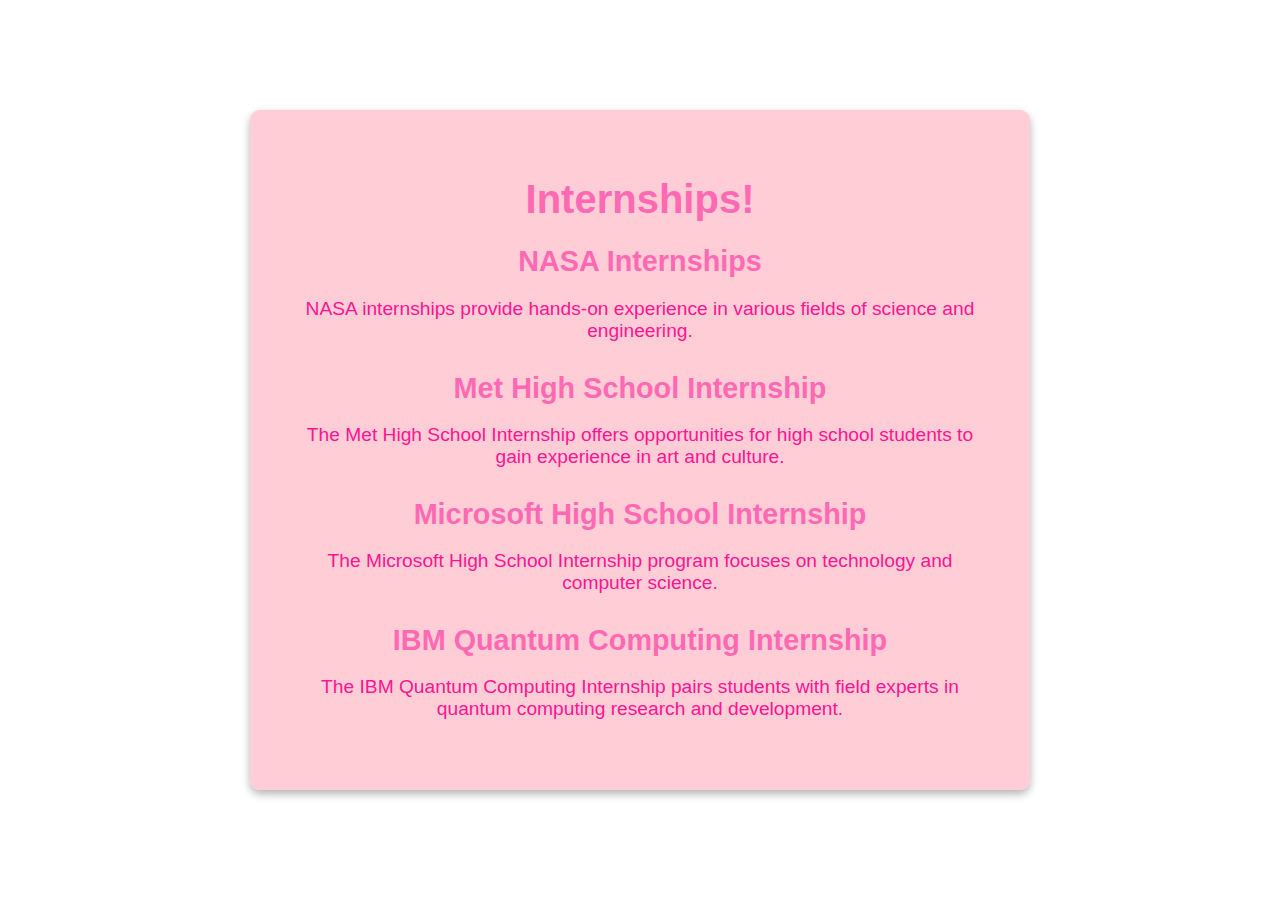
<file: internships.html>
<!DOCTYPE html>
<html lang="en">
<head>
    <meta charset="UTF-8">
    <meta name="viewport" content="width=device-width, initial-scale=1.0">
    <title>Internships!</title>
    <style>
        /* Add your CSS styles here */
        body {
            font-family: 'Lato', sans-serif;
            background: url('https://i.pinimg.com/originals/a7/15/b7/a715b77f33077e758b0c77519ed10a1c.png');
            background-size: cover;
            color: white;
            margin: 0;
            padding: 0;
            display: flex;
            justify-content: center;
            align-items: center;
            min-height: 100vh;
            background-attachment: fixed;
        }
        .container {
            background: rgba(255, 192, 203, 0.8); /* Pink background */
            border-radius: 10px;
            padding: 40px;
            max-width: 700px;
            text-align: center;
            box-shadow: 0 4px 8px rgba(0, 0, 0, 0.3);
        }
        h1 {
            font-size: 2.5em;
            margin-bottom: 20px;
            color: #ff69b4; /* Hot pink */
        }
        .internship {
            margin-bottom: 30px;
        }
        .internship h2 {
            font-size: 1.8em;
            margin-bottom: 10px;
            color: #ff69b4; /* Hot pink */
        }
        .internship p {
            font-size: 1.2em;
            color: #ff1493; /* Deep pink */
        }
        a {
            color: #ff69b4; /* Hot pink */
            text-decoration: none;
        }
        a:hover {
            text-decoration: underline;
        }
    </style>
</head>
<body>
    <div class="container">
        <h1>Internships!</h1>
        <div class="internship">
            <h2><a href="https://intern.nasa.gov" target="_blank">NASA Internships</a></h2>
            <p>NASA internships provide hands-on experience in various fields of science and engineering.</p>
        </div>
        <div class="internship">
            <h2><a href="https://www.metmuseum.org/about-the-met/internships" target="_blank">Met High School Internship</a></h2>
            <p>The Met High School Internship offers opportunities for high school students to gain experience in art and culture.</p>
        </div>
        <div class="internship">
            <h2><a href="https://careers.microsoft.com/us/en/uschighschoolinternship" target="_blank">Microsoft High School Internship</a></h2>
            <p>The Microsoft High School Internship program focuses on technology and computer science.</p>
        </div>
        <div class="internship">
            <h2><a href="https://www.ibm.com/quantum/blog/2024-quantum-internships/" target="_blank">IBM Quantum Computing Internship</a></h2>
            <p>The IBM Quantum Computing Internship pairs students with field experts in quantum computing research and development.</p>
        </div>
    </div>
</body>
</html>
</file>
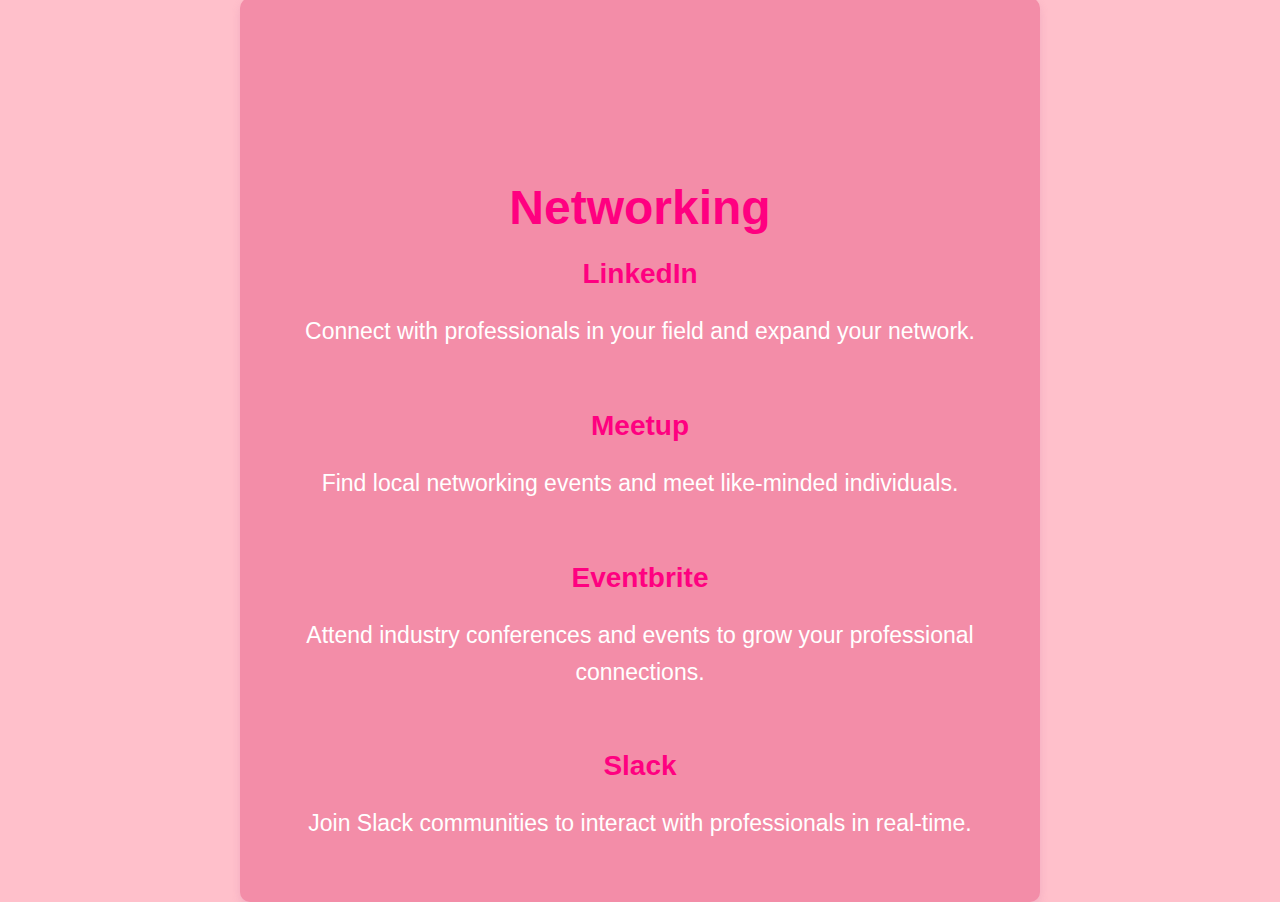
<file: networking.html>
<!DOCTYPE html>
<html lang="en">
<head>
    <meta charset="UTF-8">
    <meta name="viewport" content="width=device-width, initial-scale=1.0, maximum-scale=1.0, user-scalable=no">
    <title>Networking</title>
    <style>
        /* CSS Styles */
        body {
            font-family: 'Arial', sans-serif;
            background-color: #FFC0CB; /* Pink background color */
            color: white;
            margin: 0;
            padding: 0;
            display: flex;
            justify-content: center;
            align-items: center;
            height: 100vh;
        }
        .container {
            text-align: center;
            padding-top: 150px;
            background-color: rgb(243, 141, 168); /* Pink semi-transparent background */
            border-radius: 10px;
            max-width: 800px;
            box-shadow: 0 4px 8px rgba(191, 93, 154, 0.2);
        }
        h1 {
            font-size: 48px;
            margin-bottom: 20px;
            color: #ff0080 /* Pink color for the heading */
        }
        .networking {
            font-size: 48px;
            margin-bottom: 60px;
        }
        .networking h2 {
            font-size: 28px;
            margin-bottom: 10px;
            color: #FF69B4; /* Pink color for subheadings */
        }
        .networking p {
            font-size: 23px;
            line-height: 1.6;
        }
        a {
            color: #ff0080; /* Pink color for links */
            text-decoration: none;
            transition: color 0.3s ease;
        }
        a:hover {
            color: #ffffff; /* White color on hover */
            text-decoration: underline;
        }
    </style>
</head>
<body>
    <div class="container">
        <h1>Networking</h1>
        <div class="networking">
            <h2><a href="https://www.linkedin.com">LinkedIn</a></h2>
            <p>Connect with professionals in your field and expand your network.</p>
        </div>
        <div class="networking">
            <h2><a href="https://www.meetup.com">Meetup</a></h2>
            <p>Find local networking events and meet like-minded individuals.</p>
        </div>
        <div class="networking">
            <h2><a href="https://www.eventbrite.com">Eventbrite</a></h2>
            <p>Attend industry conferences and events to grow your professional connections.</p>
        </div>
        <div class="networking">
            <h2><a href="https://www.slack.com">Slack</a></h2>
            <p>Join Slack communities to interact with professionals in real-time.</p>
        </div>
    </div>
</body>
</html>
</file>
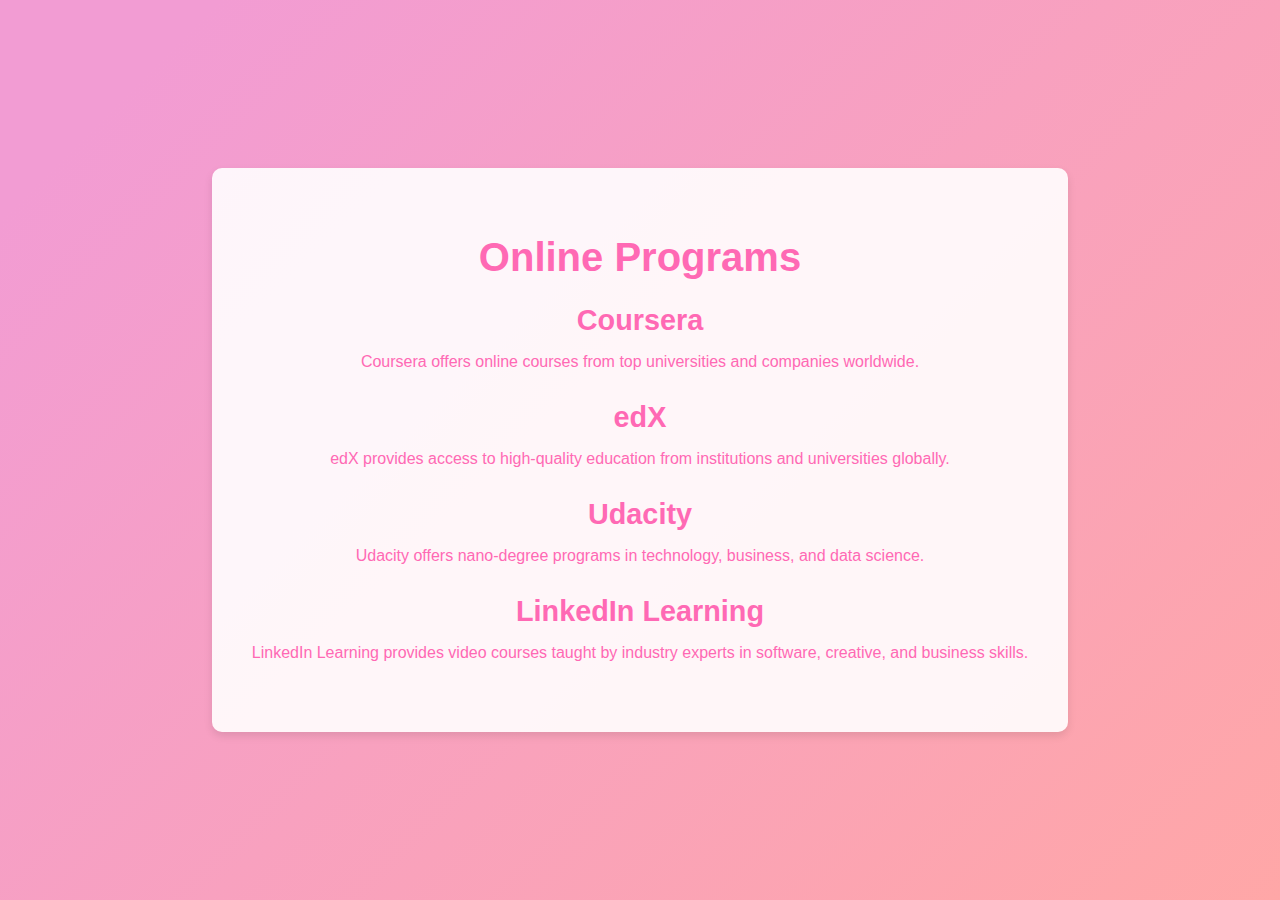
<file: online-programs.html>
<!DOCTYPE html>
<html lang="en">
<head>
    <meta charset="UTF-8">
    <meta name="viewport" content="width=device-width, initial-scale=1.0">
    <title>Online Programs</title>
    <style>
        body {
            font-family: 'Roboto', sans-serif;
            background: linear-gradient(135deg, #F29CD3 10%, #FFA7A7 100%);
            color: #333;
            margin: 0;
            padding: 0;
            display: flex;
            justify-content: center;
            align-items: center;
            min-height: 100vh;
        }
        .container {
            background: rgba(255, 255, 255, 0.9);
            border-radius: 10px;
            box-shadow: 0 4px 8px rgba(0, 0, 0, 0.1);
            padding: 40px;
            max-width: 800px;
            text-align: center;
        }
        h1 {
            font-size: 2.5em;
            margin-bottom: 20px;
            color: #FF69B4; /* Pink color for heading */
        }
        .program {
            margin-bottom: 30px;
        }
        .program h2 {
            font-size: 1.8em;
            margin-bottom: 10px;
            color: #FF69B4; /* Pink color for subheadings */
        }
        .program p {
            font-size: 1em;
            color: #FF69B4; /* Pink color for text */
        }
        a {
            color: #FF69B4; /* Pink color for links */
            text-decoration: none;
        }
        a:hover {
            text-decoration: underline;
        }
    </style>
</head>
<body>
    <div class="container">
        <h1>Online Programs</h1>
        <div class="program">
            <h2><a href="https://www.coursera.org" target="_blank">Coursera</a></h2>
            <p>Coursera offers online courses from top universities and companies worldwide.</p>
        </div>
        <div class="program">
            <h2><a href="https://www.edx.org" target="_blank">edX</a></h2>
            <p>edX provides access to high-quality education from institutions and universities globally.</p>
        </div>
        <div class="program">
            <h2><a href="https://www.udacity.com" target="_blank">Udacity</a></h2>
            <p>Udacity offers nano-degree programs in technology, business, and data science.</p>
        </div>
        <div class="program">
            <h2><a href="https://www.linkedin.com/learning" target="_blank">LinkedIn Learning</a></h2>
            <p>LinkedIn Learning provides video courses taught by industry experts in software, creative, and business skills.</p>
        </div>
    </div>
</body>
</html>
</file>
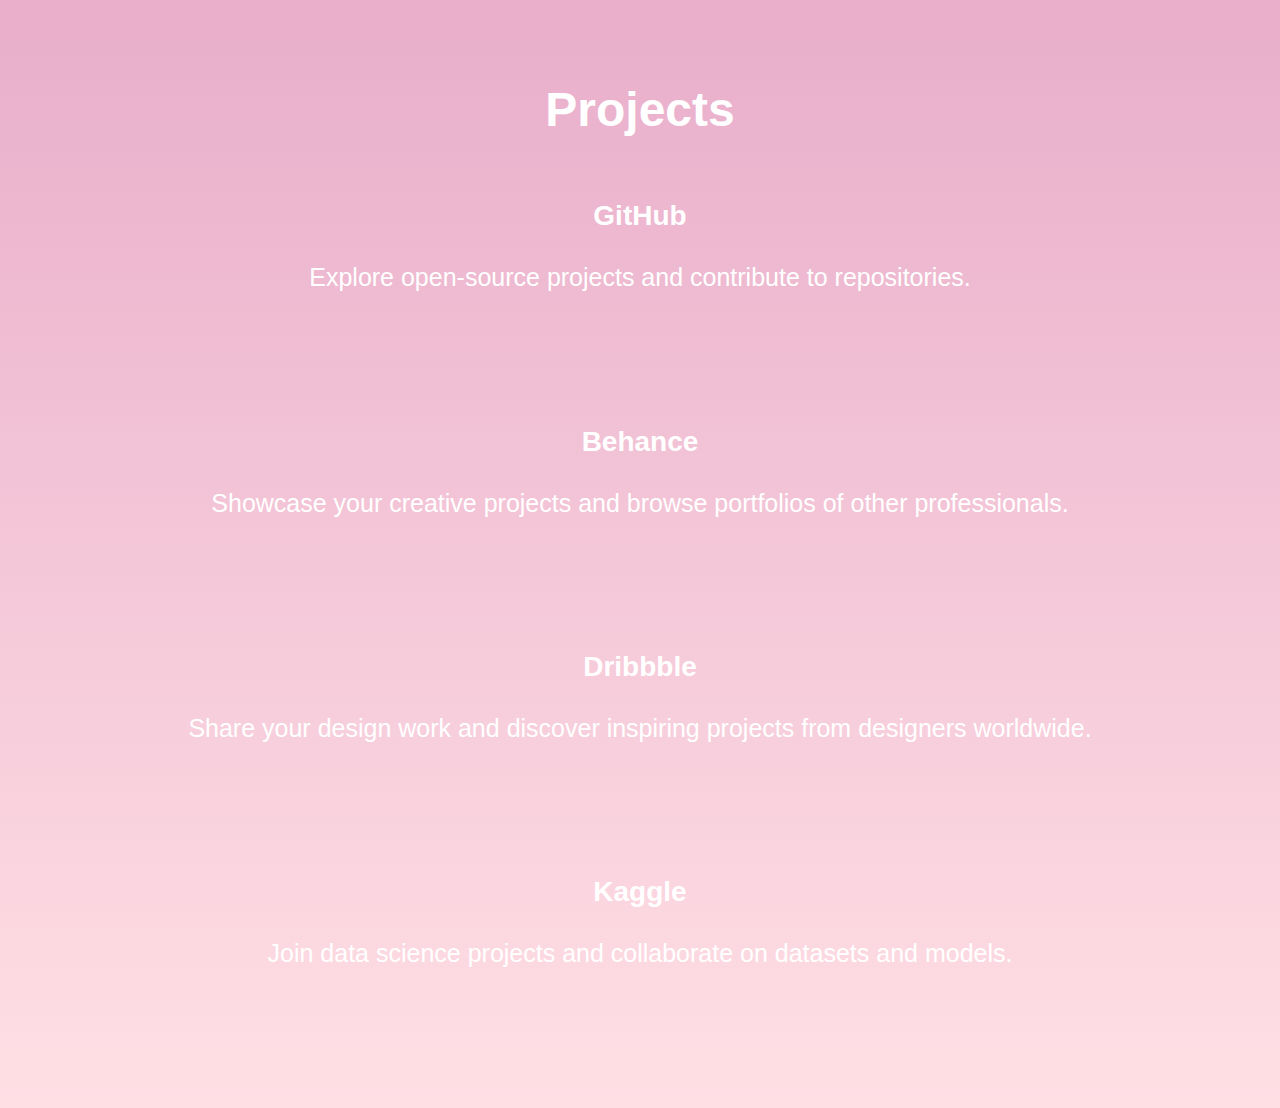
<file: projects.html>
<!DOCTYPE html>
<html lang="en">
<head>
    <meta charset="UTF-8">
    <meta name="viewport" content="width=device-width, initial-scale=1.0">
    <title>Projects</title>
    <style>
        /* CSS Styles */
        body {
            font-family: 'Arial', sans-serif;
            background: linear-gradient(rgba(210, 93, 150, 0.5), rgba(255,192,203,0.5)), url('https://images.unsplash.com/photo-1575030126557-c70ec74f8fd0?ixlib=rb-1.2.1&auto=format&fit=crop&w=1950&q=80'); /* Replace with your desired pink background image URL */
            background-size: cover;
            background-position: center;
            color: #fff; /* Light text color */
            margin: 0;
            padding: 0;
        }
        .container {
            text-align: center;
            padding: 50px;
        }
        h1 {
            font-size: 48px;
            margin-bottom: 20px;
            color: #fff; /* Light text color */
        }
        .projects {
            margin-bottom: 40px;
            background-color: #fdcee4(255, 192, 203, 0.8); /* Semi-transparent pink background for project sections */
            padding: 20px;
            border-radius: 10px;
        }
        .projects h2 {
            font-size: 28px;
            margin-bottom: 10px;
            color: #fff; /* Light text color */
        }
        .projects p {
            font-size: 25px;
            line-height: 1.6;
        }
        a {
            color: #fff; /* White color for links */
            text-decoration: none;
            transition: color 0.3s ease;
        }
        a:hover {
            color: #fb61a1; /* Light gray color on hover */
            text-decoration: underline;
        }
    </style>
</head>
<body>
    <div class="container">
        <h1>Projects</h1>
        <div class="projects">
            <h2><a href="https://www.github.com">GitHub</a></h2>
            <p>Explore open-source projects and contribute to repositories.</p>
        </div>
        <div class="projects">
            <h2><a href="https://www.behance.net">Behance</a></h2>
            <p>Showcase your creative projects and browse portfolios of other professionals.</p>
        </div>
        <div class="projects">
            <h2><a href="https://www.dribbble.com">Dribbble</a></h2>
            <p>Share your design work and discover inspiring projects from designers worldwide.</p>
        </div>
        <div class="projects">
            <h2><a href="https://www.kaggle.com">Kaggle</a></h2>
            <p>Join data science projects and collaborate on datasets and models.</p>
        </div>
    </div>
</body>
</html>
</file>
